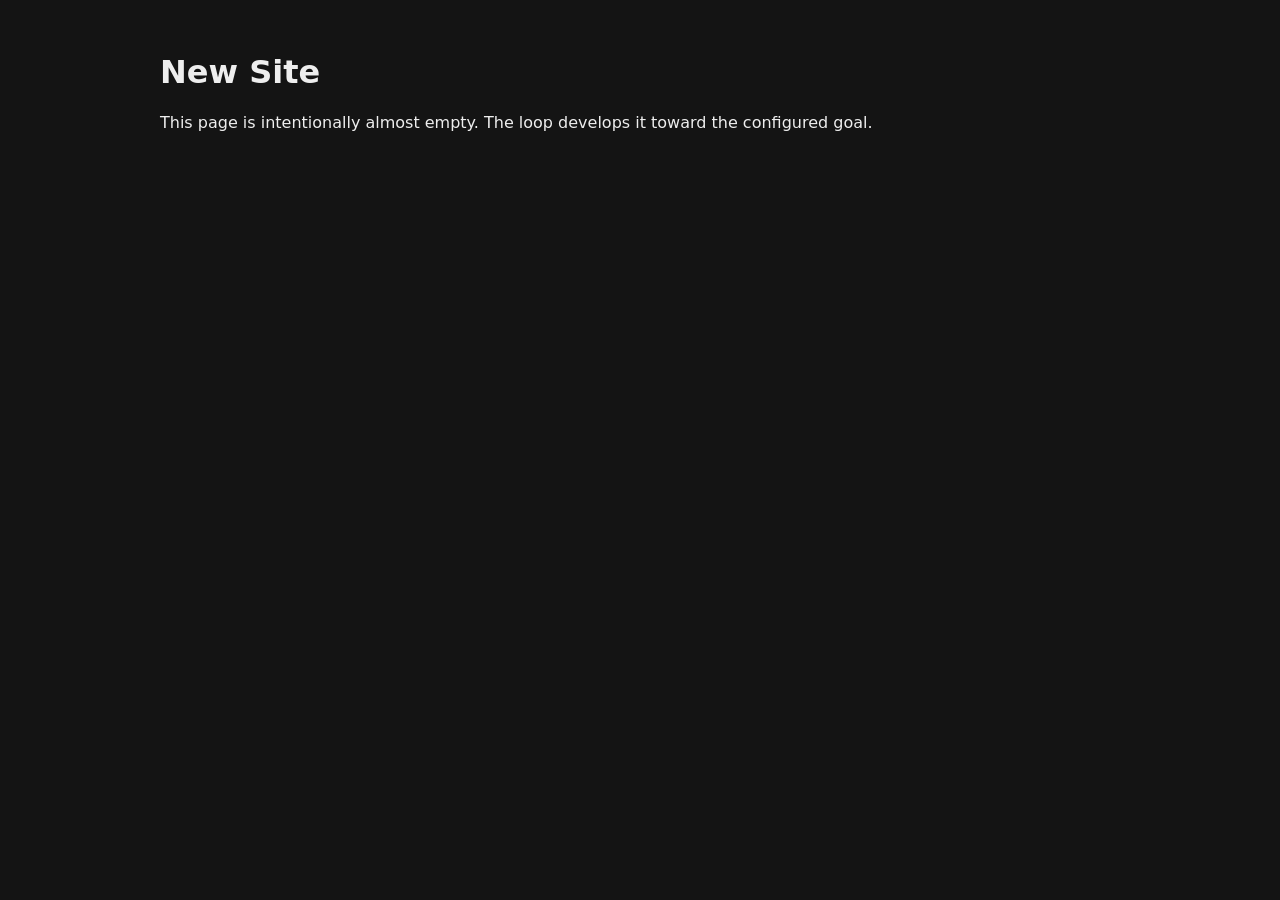
<file: domains/website/data/site/index.html>
<!DOCTYPE html>
<html lang="en">
<head>
  <meta charset="utf-8">
  <meta name="viewport" content="width=device-width, initial-scale=1">
  <title>New Site</title>
  <link rel="stylesheet" href="style.css">
</head>
<body>
  <main>
    <h1>New Site</h1>
    <p>This page is intentionally almost empty. The loop develops it toward the configured goal.</p>
  </main>
</body>
</html>
</file>
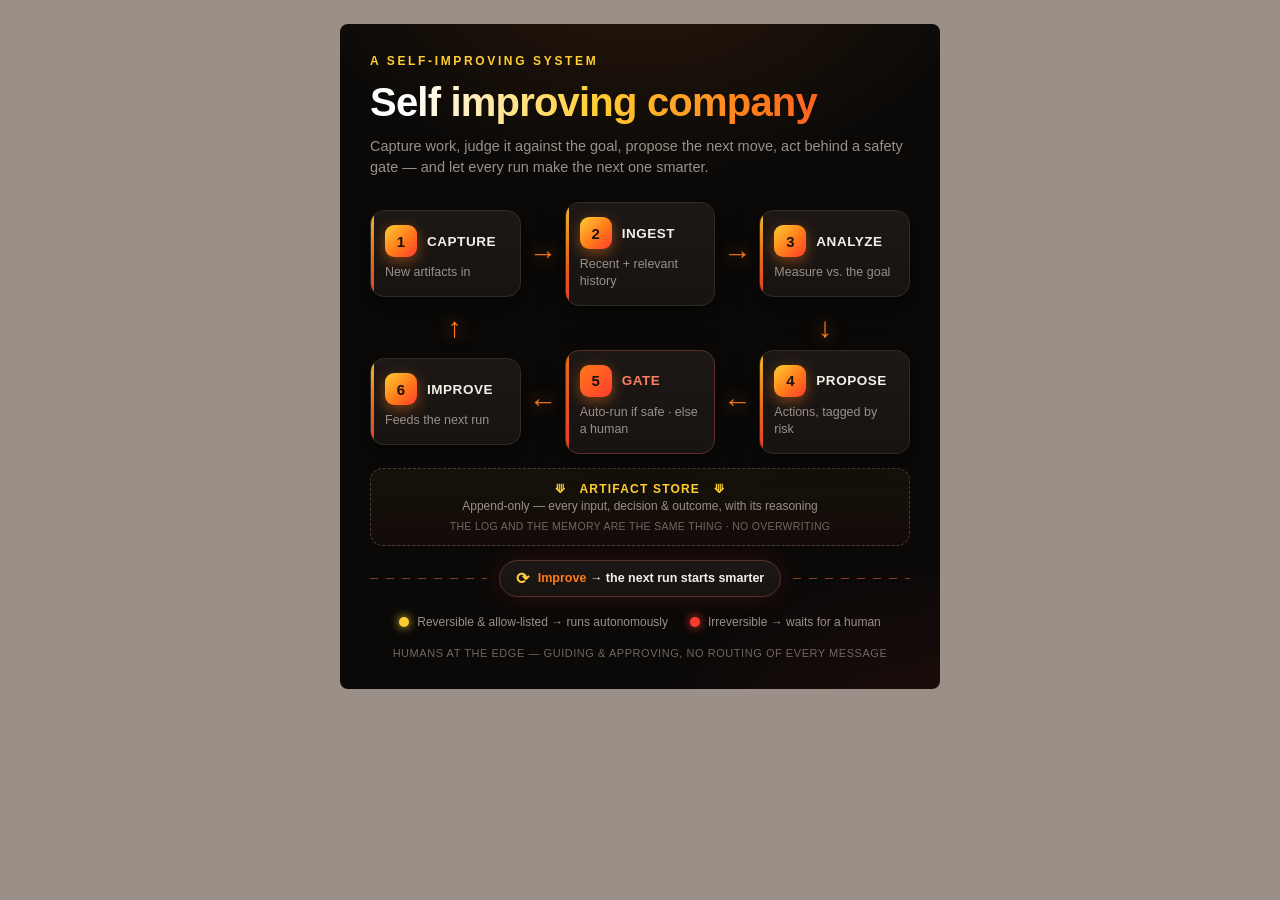
<file: _SAV/linkedin-diagram copy 11.html>
<!DOCTYPE html>
<html lang="en">
<head>
<meta charset="UTF-8">
<meta name="viewport" content="width=device-width, initial-scale=1.0">
<title>The Self-Improving Closed Loop</title>
<style>
  :root{
    --bg:#9a9088; --frame:#0a0908; --panel:#161311; --panel2:#1d1816; --border:#322b25;
    --grey:#9a9088; --grey-dim:#6f675f;
    --orange:#ff7a1a; --red:#ff3d2e; --yellow:#ffce33; --text:#f4efe7;
  }
  *{box-sizing:border-box;margin:0;padding:0}
  body{
    background:var(--bg);
    color:var(--text);
    font-family:-apple-system,BlinkMacSystemFont,"Segoe UI",Roboto,Helvetica,Arial,sans-serif;
    -webkit-font-smoothing:antialiased;
    padding:24px 12px;
    min-height:100vh;
  }
  /* the whole diagram is a 600px frame; content sits inside, inset by the padding */
  .wrap{
    max-width:600px;margin:0 auto;padding:30px;
    background:
      radial-gradient(600px 360px at 50% -8%, rgba(255,122,26,.12), transparent 60%),
      radial-gradient(500px 340px at 100% 110%, rgba(255,61,46,.09), transparent 60%),
      var(--frame);
    border-radius:8px;
  }

  .kicker{
    font-size:12px;letter-spacing:.22em;text-transform:uppercase;
    color:var(--yellow);font-weight:700;margin-bottom:10px;
  }
  h1{
    font-size:clamp(28px,7vw,40px);line-height:1.2;font-weight:800;letter-spacing:-.02em;
    background:linear-gradient(100deg,#fff 8%,var(--yellow) 42%,var(--orange) 72%,var(--red));
    -webkit-background-clip:text;background-clip:text;color:transparent;
    margin-bottom:10px;
  }
  .sub{color:var(--grey);font-size:14.5px;line-height:1.45}

  /* ---- snake flow: 1→2→3 ↓ 4←5←6, arrows between ---- */
  .flow{margin-top:24px;display:flex;flex-direction:column;gap:8px}
  .row{display:grid;grid-template-columns:1fr auto 1fr auto 1fr;align-items:center;gap:8px}
  .midrow{display:grid;grid-template-columns:1fr auto 1fr auto 1fr;align-items:center;gap:8px}
  .arrow{
    text-align:center;color:var(--orange);font-size:28px;font-weight:900;line-height:1;
    text-shadow:0 0 16px rgba(255,122,26,.85);
  }
  .turn{grid-column:5}
  .back{grid-column:1}
  .step{
    position:relative;display:flex;flex-direction:column;gap:7px;
    background:linear-gradient(180deg,var(--panel2),var(--panel));
    border:1px solid var(--border);border-radius:14px;padding:14px 14px 15px;
    box-shadow:0 8px 22px rgba(0,0,0,.5);overflow:hidden;
  }
  .step::before{
    content:"";position:absolute;inset:0 auto 0 0;width:3px;
    background:linear-gradient(180deg,var(--yellow),var(--orange),var(--red));opacity:.9;
  }
  .head{display:flex;align-items:center;gap:10px}
  .badge{
    flex:0 0 auto;width:32px;height:32px;border-radius:9px;
    display:flex;align-items:center;justify-content:center;
    font-weight:800;font-size:15px;color:#1a1208;
    background:linear-gradient(135deg,var(--yellow),var(--orange) 55%,var(--red));
    box-shadow:0 4px 14px rgba(255,122,26,.45);
  }
  .step h3{font-size:13.5px;letter-spacing:.04em;font-weight:800;text-transform:uppercase}
  .step p{font-size:12.5px;line-height:1.35;color:var(--grey)}

  .step.gate{border-color:#5a3128}
  .step.gate::before{background:linear-gradient(180deg,var(--orange),var(--red))}
  .step.gate h3{color:#ff7e5f}
  .step.gate .badge{background:linear-gradient(135deg,var(--orange),var(--red))}

  /* ---- artifact store band ---- */
  .store{
    margin-top:14px;border:1px dashed #4a3f36;border-radius:13px;
    background:linear-gradient(180deg,rgba(255,206,51,.05),rgba(255,61,46,.04));
    padding:13px 16px;text-align:center;
  }
  .store .t{font-weight:800;letter-spacing:.1em;text-transform:uppercase;font-size:12px;color:var(--yellow)}
  .store .d{color:var(--grey);font-size:12px;margin-top:3px}
  .store .comment{color:var(--grey-dim);font-size:10.5px;margin-top:7px;letter-spacing:.03em}

  /* ---- loop back ---- */
  .loopback{display:flex;align-items:center;justify-content:center;gap:12px;margin-top:14px}
  .loopback .line{flex:1;height:1px;background:repeating-linear-gradient(90deg,var(--orange) 0 8px,transparent 8px 16px);opacity:.5}
  .loopback .pill{
    display:inline-flex;align-items:center;gap:9px;flex:0 0 auto;
    border:1px solid #5a3128;border-radius:999px;padding:8px 16px;
    background:linear-gradient(180deg,var(--panel2),var(--panel));
    color:var(--text);font-size:12.5px;font-weight:600;
    box-shadow:0 0 26px rgba(255,61,46,.14);
  }
  .loopback .pill b{color:var(--orange)}
  .loopback .cyc{font-size:16px;color:var(--yellow)}

  /* ---- legend ---- */
  .legend{display:flex;flex-wrap:wrap;justify-content:center;gap:8px 22px;margin-top:18px}
  .legend div{display:flex;align-items:center;gap:8px;color:var(--grey);font-size:12px}
  .point{width:10px;height:10px;border-radius:50%;flex:0 0 auto}
  .point.y{background:var(--yellow);box-shadow:0 0 10px var(--yellow)}
  .point.r{background:var(--red);box-shadow:0 0 10px var(--red)}

  .foo{margin-top:18px;text-align:center;color:var(--grey-dim);font-size:11px;letter-spacing:.05em}
</style>
</head>
<body>
  <div class="wrap">
    <div class="kicker">A self-improving system</div>
    <h1>Self improving company</h1>
    <p class="sub">Capture work, judge it against the goal, propose the next move, act
    behind a safety gate — and let every run make the next one smarter.</p>

    <div class="flow">
      <div class="row">
        <div class="step"><div class="head"><span class="badge">1</span><h3>Capture</h3></div><p>New artifacts in</p></div>
        <span class="arrow">→</span>
        <div class="step"><div class="head"><span class="badge">2</span><h3>Ingest</h3></div><p>Recent + relevant history</p></div>
        <span class="arrow">→</span>
        <div class="step"><div class="head"><span class="badge">3</span><h3>Analyze</h3></div><p>Measure vs. the goal</p></div>
      </div>
      <div class="midrow"><span class="arrow back" title="Improve feeds the next Capture">↑</span><span class="arrow turn">↓</span></div>
      <div class="row">
        <div class="step"><div class="head"><span class="badge">6</span><h3>Improve</h3></div><p>Feeds the next run</p></div>
        <span class="arrow">←</span>
        <div class="step gate"><div class="head"><span class="badge">5</span><h3>Gate</h3></div><p>Auto-run if safe · else a human</p></div>
        <span class="arrow">←</span>
        <div class="step"><div class="head"><span class="badge">4</span><h3>Propose</h3></div><p>Actions, tagged by risk</p></div>
      </div>
    </div>

    <div class="store">
      <div class="t">⟱ &nbsp; Artifact Store &nbsp; ⟱</div>
      <div class="d">Append-only — every input, decision &amp; outcome, with its reasoning</div>
      <div class="comment">THE LOG AND THE MEMORY ARE THE SAME THING · NO OVERWRITING</div>
    </div>

    <div class="loopback">
      <span class="line"></span>
      <span class="pill"><span class="cyc">⟳</span> <span><b>Improve</b> → the next run starts smarter</span></span>
      <span class="line"></span>
    </div>

    <div class="legend">
      <div><span class="point y"></span> Reversible &amp; allow-listed → runs autonomously</div>
      <div><span class="point r"></span> Irreversible → waits for a human</div>
    </div>

    <div class="foo">HUMANS AT THE EDGE — GUIDING &amp; APPROVING, NO ROUTING OF EVERY MESSAGE</div>
  </div>
</body>
</html>
</file>
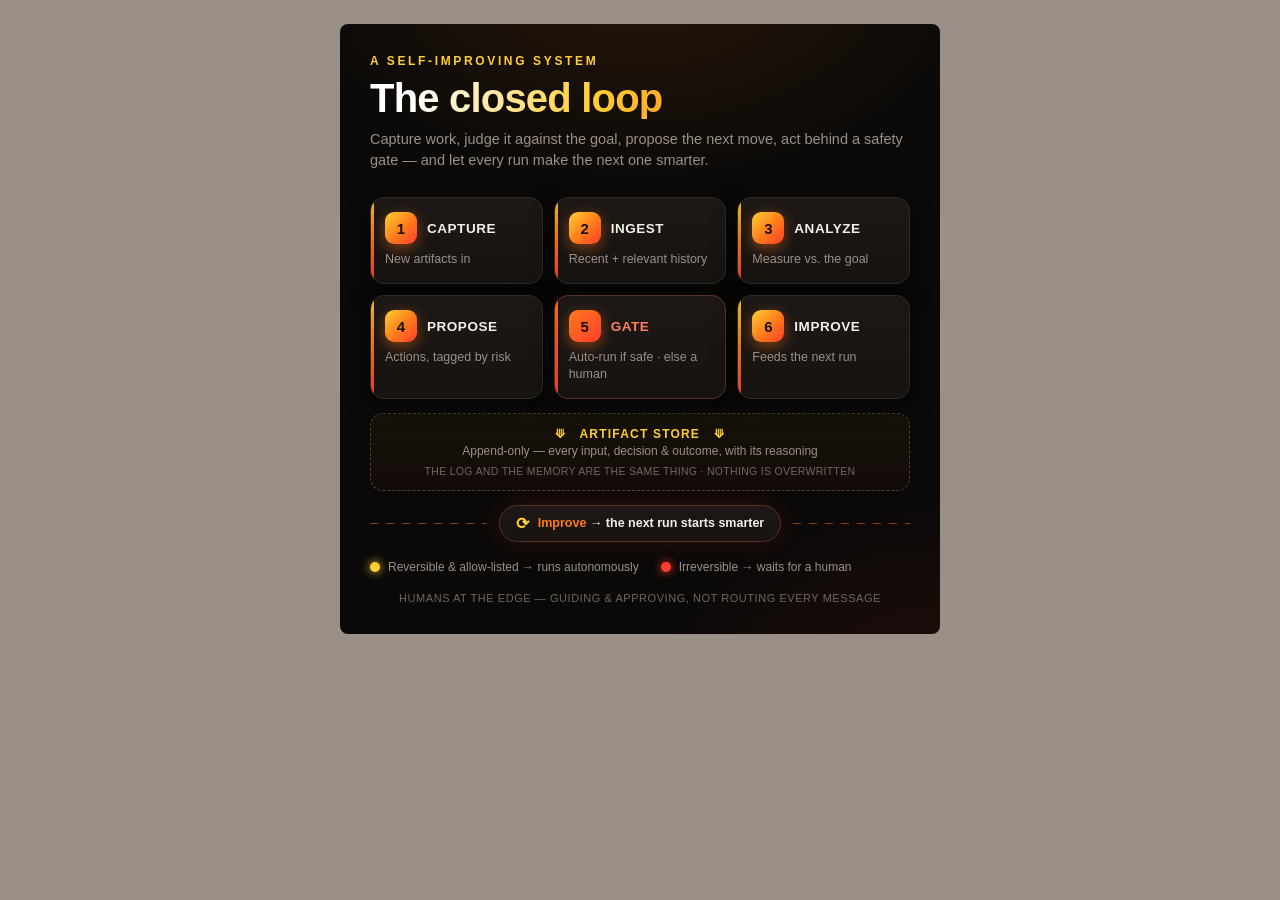
<file: _SAV/linkedin-diagram copy 2.html>
<!DOCTYPE html>
<html lang="en">
<head>
<meta charset="UTF-8">
<meta name="viewport" content="width=device-width, initial-scale=1.0">
<title>The Self-Improving Closed Loop</title>
<style>
  :root{
    --bg:#9a9088; --frame:#0a0908; --panel:#161311; --panel2:#1d1816; --border:#322b25;
    --grey:#9a9088; --grey-dim:#6f675f;
    --orange:#ff7a1a; --red:#ff3d2e; --yellow:#ffce33; --text:#f4efe7;
  }
  *{box-sizing:border-box;margin:0;padding:0}
  body{
    background:var(--bg);
    color:var(--text);
    font-family:-apple-system,BlinkMacSystemFont,"Segoe UI",Roboto,Helvetica,Arial,sans-serif;
    -webkit-font-smoothing:antialiased;
    padding:24px 12px;
    min-height:100vh;
  }
  /* the whole diagram is a 600px frame; content sits inside, inset by the padding */
  .wrap{
    max-width:600px;margin:0 auto;padding:30px;
    background:
      radial-gradient(600px 360px at 50% -8%, rgba(255,122,26,.12), transparent 60%),
      radial-gradient(500px 340px at 100% 110%, rgba(255,61,46,.09), transparent 60%),
      var(--frame);
    border-radius:8px;
  }

  .kicker{
    font-size:12px;letter-spacing:.22em;text-transform:uppercase;
    color:var(--yellow);font-weight:700;margin-bottom:10px;
  }
  h1{
    font-size:clamp(28px,7vw,40px);line-height:1.03;font-weight:800;letter-spacing:-.02em;
    background:linear-gradient(100deg,#fff 8%,var(--yellow) 42%,var(--orange) 72%,var(--red));
    -webkit-background-clip:text;background-clip:text;color:transparent;
    margin-bottom:10px;
  }
  .sub{color:var(--grey);font-size:14.5px;line-height:1.45}

  /* ---- 3 x 2 grid of steps ---- */
  .flow{display:grid;grid-template-columns:repeat(3,1fr);gap:11px;margin-top:26px}
  .step{
    position:relative;display:flex;flex-direction:column;gap:7px;
    background:linear-gradient(180deg,var(--panel2),var(--panel));
    border:1px solid var(--border);border-radius:14px;padding:14px 14px 15px;
    box-shadow:0 8px 22px rgba(0,0,0,.5);overflow:hidden;
  }
  .step::before{
    content:"";position:absolute;inset:0 auto 0 0;width:3px;
    background:linear-gradient(180deg,var(--yellow),var(--orange),var(--red));opacity:.9;
  }
  .head{display:flex;align-items:center;gap:10px}
  .badge{
    flex:0 0 auto;width:32px;height:32px;border-radius:9px;
    display:flex;align-items:center;justify-content:center;
    font-weight:800;font-size:15px;color:#1a1208;
    background:linear-gradient(135deg,var(--yellow),var(--orange) 55%,var(--red));
    box-shadow:0 4px 14px rgba(255,122,26,.45);
  }
  .step h3{font-size:13.5px;letter-spacing:.04em;font-weight:800;text-transform:uppercase}
  .step p{font-size:12.5px;line-height:1.35;color:var(--grey)}

  .step.gate{border-color:#5a3128}
  .step.gate::before{background:linear-gradient(180deg,var(--orange),var(--red))}
  .step.gate h3{color:#ff7e5f}
  .step.gate .badge{background:linear-gradient(135deg,var(--orange),var(--red))}

  /* ---- artifact store band ---- */
  .store{
    margin-top:14px;border:1px dashed #4a3f36;border-radius:13px;
    background:linear-gradient(180deg,rgba(255,206,51,.05),rgba(255,61,46,.04));
    padding:13px 16px;text-align:center;
  }
  .store .t{font-weight:800;letter-spacing:.1em;text-transform:uppercase;font-size:12px;color:var(--yellow)}
  .store .d{color:var(--grey);font-size:12px;margin-top:3px}
  .store .note{color:var(--grey-dim);font-size:10.5px;margin-top:7px;letter-spacing:.03em}

  /* ---- loop back ---- */
  .loopback{display:flex;align-items:center;justify-content:center;gap:12px;margin-top:14px}
  .loopback .line{flex:1;height:1px;background:repeating-linear-gradient(90deg,var(--orange) 0 8px,transparent 8px 16px);opacity:.5}
  .loopback .pill{
    display:inline-flex;align-items:center;gap:9px;flex:0 0 auto;
    border:1px solid #5a3128;border-radius:999px;padding:8px 16px;
    background:linear-gradient(180deg,var(--panel2),var(--panel));
    color:var(--text);font-size:12.5px;font-weight:600;
    box-shadow:0 0 26px rgba(255,61,46,.14);
  }
  .loopback .pill b{color:var(--orange)}
  .loopback .cyc{font-size:16px;color:var(--yellow)}

  /* ---- legend ---- */
  .legend{display:flex;flex-wrap:wrap;gap:8px 22px;margin-top:18px}
  .legend div{display:flex;align-items:center;gap:8px;color:var(--grey);font-size:12px}
  .point{width:10px;height:10px;border-radius:50%;flex:0 0 auto}
  .point.y{background:var(--yellow);box-shadow:0 0 10px var(--yellow)}
  .point.r{background:var(--red);box-shadow:0 0 10px var(--red)}

  .foot{margin-top:18px;text-align:center;color:var(--grey-dim);font-size:11px;letter-spacing:.05em}
</style>
</head>
<body>
  <div class="wrap">
    <div class="kicker">A self-improving system</div>
    <h1>The closed loop</h1>
    <p class="sub">Capture work, judge it against the goal, propose the next move, act
    behind a safety gate — and let every run make the next one smarter.</p>

    <div class="flow">
      <div class="step"><div class="head"><span class="badge">1</span><h3>Capture</h3></div><p>New artifacts in</p></div>
      <div class="step"><div class="head"><span class="badge">2</span><h3>Ingest</h3></div><p>Recent + relevant history</p></div>
      <div class="step"><div class="head"><span class="badge">3</span><h3>Analyze</h3></div><p>Measure vs. the goal</p></div>
      <div class="step"><div class="head"><span class="badge">4</span><h3>Propose</h3></div><p>Actions, tagged by risk</p></div>
      <div class="step gate"><div class="head"><span class="badge">5</span><h3>Gate</h3></div><p>Auto-run if safe · else a human</p></div>
      <div class="step"><div class="head"><span class="badge">6</span><h3>Improve</h3></div><p>Feeds the next run</p></div>
    </div>

    <div class="store">
      <div class="t">⟱ &nbsp; Artifact Store &nbsp; ⟱</div>
      <div class="d">Append-only — every input, decision &amp; outcome, with its reasoning</div>
      <div class="note">THE LOG AND THE MEMORY ARE THE SAME THING · NOTHING IS OVERWRITTEN</div>
    </div>

    <div class="loopback">
      <span class="line"></span>
      <span class="pill"><span class="cyc">⟳</span> <span><b>Improve</b> → the next run starts smarter</span></span>
      <span class="line"></span>
    </div>

    <div class="legend">
      <div><span class="point y"></span> Reversible &amp; allow-listed → runs autonomously</div>
      <div><span class="point r"></span> Irreversible → waits for a human</div>
    </div>

    <div class="foot">HUMANS AT THE EDGE — GUIDING &amp; APPROVING, NOT ROUTING EVERY MESSAGE</div>
  </div>
</body>
</html>
</file>
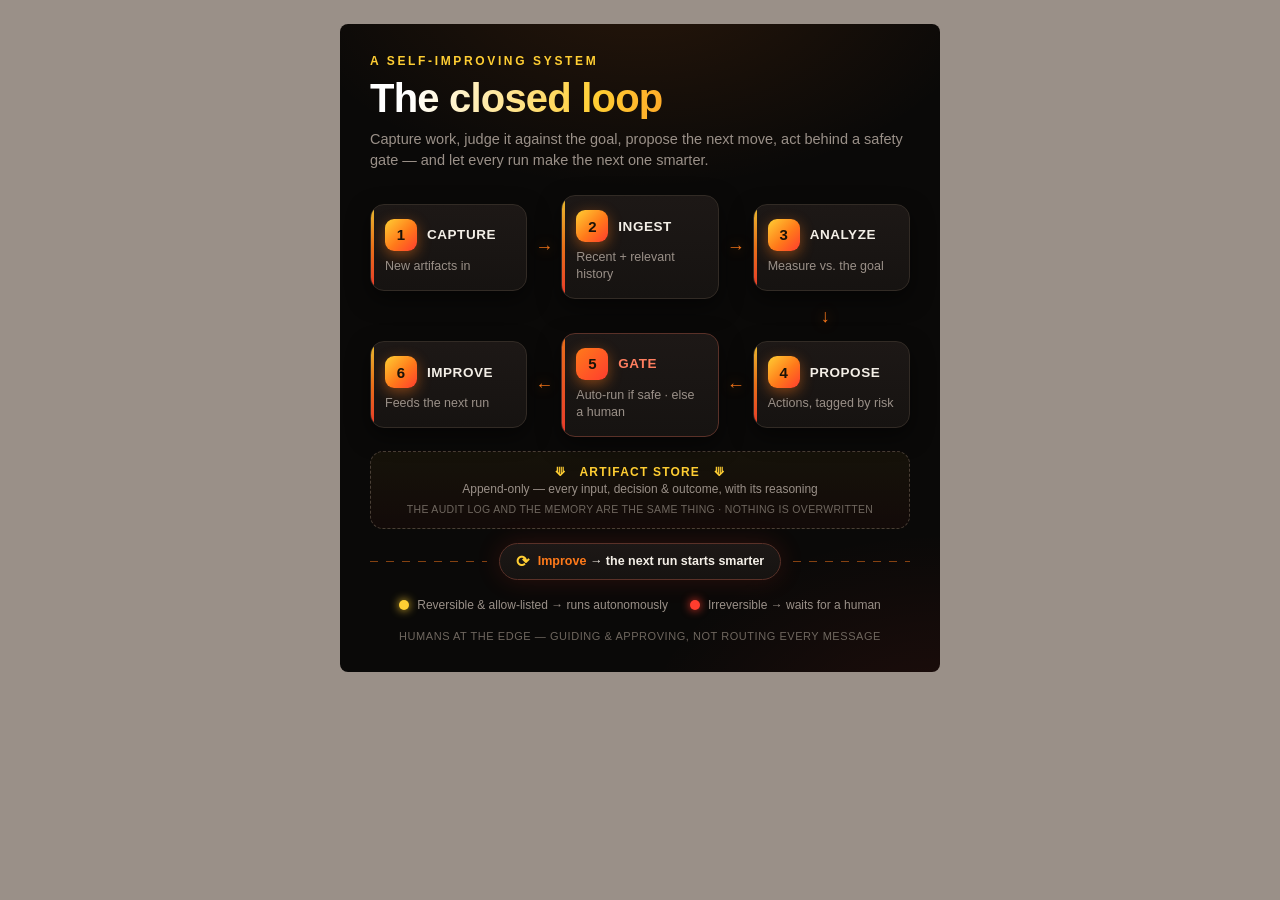
<file: _SAV/linkedin-diagram copy 3.html>
<!DOCTYPE html>
<html lang="en">
<head>
<meta charset="UTF-8">
<meta name="viewport" content="width=device-width, initial-scale=1.0">
<title>The Self-Improving Closed Loop</title>
<style>
  :root{
    --bg:#9a9088; --frame:#0a0908; --panel:#161311; --panel2:#1d1816; --border:#322b25;
    --grey:#9a9088; --grey-dim:#6f675f;
    --orange:#ff7a1a; --red:#ff3d2e; --yellow:#ffce33; --text:#f4efe7;
  }
  *{box-sizing:border-box;margin:0;padding:0}
  body{
    background:var(--bg);
    color:var(--text);
    font-family:-apple-system,BlinkMacSystemFont,"Segoe UI",Roboto,Helvetica,Arial,sans-serif;
    -webkit-font-smoothing:antialiased;
    padding:24px 12px;
    min-height:100vh;
  }
  /* the whole diagram is a 600px frame; content sits inside, inset by the padding */
  .wrap{
    max-width:600px;margin:0 auto;padding:30px;
    background:
      radial-gradient(600px 360px at 50% -8%, rgba(255,122,26,.12), transparent 60%),
      radial-gradient(500px 340px at 100% 110%, rgba(255,61,46,.09), transparent 60%),
      var(--frame);
    border-radius:8px;
  }

  .kicker{
    font-size:12px;letter-spacing:.22em;text-transform:uppercase;
    color:var(--yellow);font-weight:700;margin-bottom:10px;
  }
  h1{
    font-size:clamp(28px,7vw,40px);line-height:1.03;font-weight:800;letter-spacing:-.02em;
    background:linear-gradient(100deg,#fff 8%,var(--yellow) 42%,var(--orange) 72%,var(--red));
    -webkit-background-clip:text;background-clip:text;color:transparent;
    margin-bottom:10px;
  }
  .sub{color:var(--grey);font-size:14.5px;line-height:1.45}

  /* ---- snake flow: 1→2→3 ↓ 4←5←6, arrows between ---- */
  .flow{margin-top:24px;display:flex;flex-direction:column;gap:8px}
  .row{display:grid;grid-template-columns:1fr auto 1fr auto 1fr;align-items:center;gap:8px}
  .midrow{display:grid;grid-template-columns:1fr auto 1fr auto 1fr;align-items:center;gap:8px}
  .arrow{
    text-align:center;color:var(--orange);font-size:18px;font-weight:700;line-height:1;
    text-shadow:0 0 12px rgba(255,122,26,.6);
  }
  .turn{grid-column:5}
  .step{
    position:relative;display:flex;flex-direction:column;gap:7px;
    background:linear-gradient(180deg,var(--panel2),var(--panel));
    border:1px solid var(--border);border-radius:14px;padding:14px 14px 15px;
    box-shadow:0 8px 22px rgba(0,0,0,.5);overflow:hidden;
  }
  .step::before{
    content:"";position:absolute;inset:0 auto 0 0;width:3px;
    background:linear-gradient(180deg,var(--yellow),var(--orange),var(--red));opacity:.9;
  }
  .head{display:flex;align-items:center;gap:10px}
  .badge{
    flex:0 0 auto;width:32px;height:32px;border-radius:9px;
    display:flex;align-items:center;justify-content:center;
    font-weight:800;font-size:15px;color:#1a1208;
    background:linear-gradient(135deg,var(--yellow),var(--orange) 55%,var(--red));
    box-shadow:0 4px 14px rgba(255,122,26,.45);
  }
  .step h3{font-size:13.5px;letter-spacing:.04em;font-weight:800;text-transform:uppercase}
  .step p{font-size:12.5px;line-height:1.35;color:var(--grey)}

  .step.gate{border-color:#5a3128}
  .step.gate::before{background:linear-gradient(180deg,var(--orange),var(--red))}
  .step.gate h3{color:#ff7e5f}
  .step.gate .badge{background:linear-gradient(135deg,var(--orange),var(--red))}

  /* ---- artifact store band ---- */
  .store{
    margin-top:14px;border:1px dashed #4a3f36;border-radius:13px;
    background:linear-gradient(180deg,rgba(255,206,51,.05),rgba(255,61,46,.04));
    padding:13px 16px;text-align:center;
  }
  .store .t{font-weight:800;letter-spacing:.1em;text-transform:uppercase;font-size:12px;color:var(--yellow)}
  .store .d{color:var(--grey);font-size:12px;margin-top:3px}
  .store .note{color:var(--grey-dim);font-size:10.5px;margin-top:7px;letter-spacing:.03em}

  /* ---- loop back ---- */
  .loopback{display:flex;align-items:center;justify-content:center;gap:12px;margin-top:14px}
  .loopback .line{flex:1;height:1px;background:repeating-linear-gradient(90deg,var(--orange) 0 8px,transparent 8px 16px);opacity:.5}
  .loopback .pill{
    display:inline-flex;align-items:center;gap:9px;flex:0 0 auto;
    border:1px solid #5a3128;border-radius:999px;padding:8px 16px;
    background:linear-gradient(180deg,var(--panel2),var(--panel));
    color:var(--text);font-size:12.5px;font-weight:600;
    box-shadow:0 0 26px rgba(255,61,46,.14);
  }
  .loopback .pill b{color:var(--orange)}
  .loopback .cyc{font-size:16px;color:var(--yellow)}

  /* ---- legend ---- */
  .legend{display:flex;flex-wrap:wrap;justify-content:center;gap:8px 22px;margin-top:18px}
  .legend div{display:flex;align-items:center;gap:8px;color:var(--grey);font-size:12px}
  .dot{width:10px;height:10px;border-radius:50%;flex:0 0 auto}
  .dot.y{background:var(--yellow);box-shadow:0 0 10px var(--yellow)}
  .dot.r{background:var(--red);box-shadow:0 0 10px var(--red)}

  .foot{margin-top:18px;text-align:center;color:var(--grey-dim);font-size:11px;letter-spacing:.05em}
</style>
</head>
<body>
  <div class="wrap">
    <div class="kicker">A self-improving system</div>
    <h1>The closed loop</h1>
    <p class="sub">Capture work, judge it against the goal, propose the next move, act
    behind a safety gate — and let every run make the next one smarter.</p>

    <div class="flow">
      <div class="row">
        <div class="step"><div class="head"><span class="badge">1</span><h3>Capture</h3></div><p>New artifacts in</p></div>
        <span class="arrow">→</span>
        <div class="step"><div class="head"><span class="badge">2</span><h3>Ingest</h3></div><p>Recent + relevant history</p></div>
        <span class="arrow">→</span>
        <div class="step"><div class="head"><span class="badge">3</span><h3>Analyze</h3></div><p>Measure vs. the goal</p></div>
      </div>
      <div class="midrow"><span class="arrow turn">↓</span></div>
      <div class="row">
        <div class="step"><div class="head"><span class="badge">6</span><h3>Improve</h3></div><p>Feeds the next run</p></div>
        <span class="arrow">←</span>
        <div class="step gate"><div class="head"><span class="badge">5</span><h3>Gate</h3></div><p>Auto-run if safe · else a human</p></div>
        <span class="arrow">←</span>
        <div class="step"><div class="head"><span class="badge">4</span><h3>Propose</h3></div><p>Actions, tagged by risk</p></div>
      </div>
    </div>

    <div class="store">
      <div class="t">⟱ &nbsp; Artifact Store &nbsp; ⟱</div>
      <div class="d">Append-only — every input, decision &amp; outcome, with its reasoning</div>
      <div class="note">THE AUDIT LOG AND THE MEMORY ARE THE SAME THING · NOTHING IS OVERWRITTEN</div>
    </div>

    <div class="loopback">
      <span class="line"></span>
      <span class="pill"><span class="cyc">⟳</span> <span><b>Improve</b> → the next run starts smarter</span></span>
      <span class="line"></span>
    </div>

    <div class="legend">
      <div><span class="dot y"></span> Reversible &amp; allow-listed → runs autonomously</div>
      <div><span class="dot r"></span> Irreversible → waits for a human</div>
    </div>

    <div class="foot">HUMANS AT THE EDGE — GUIDING &amp; APPROVING, NOT ROUTING EVERY MESSAGE</div>
  </div>
</body>
</html>
</file>
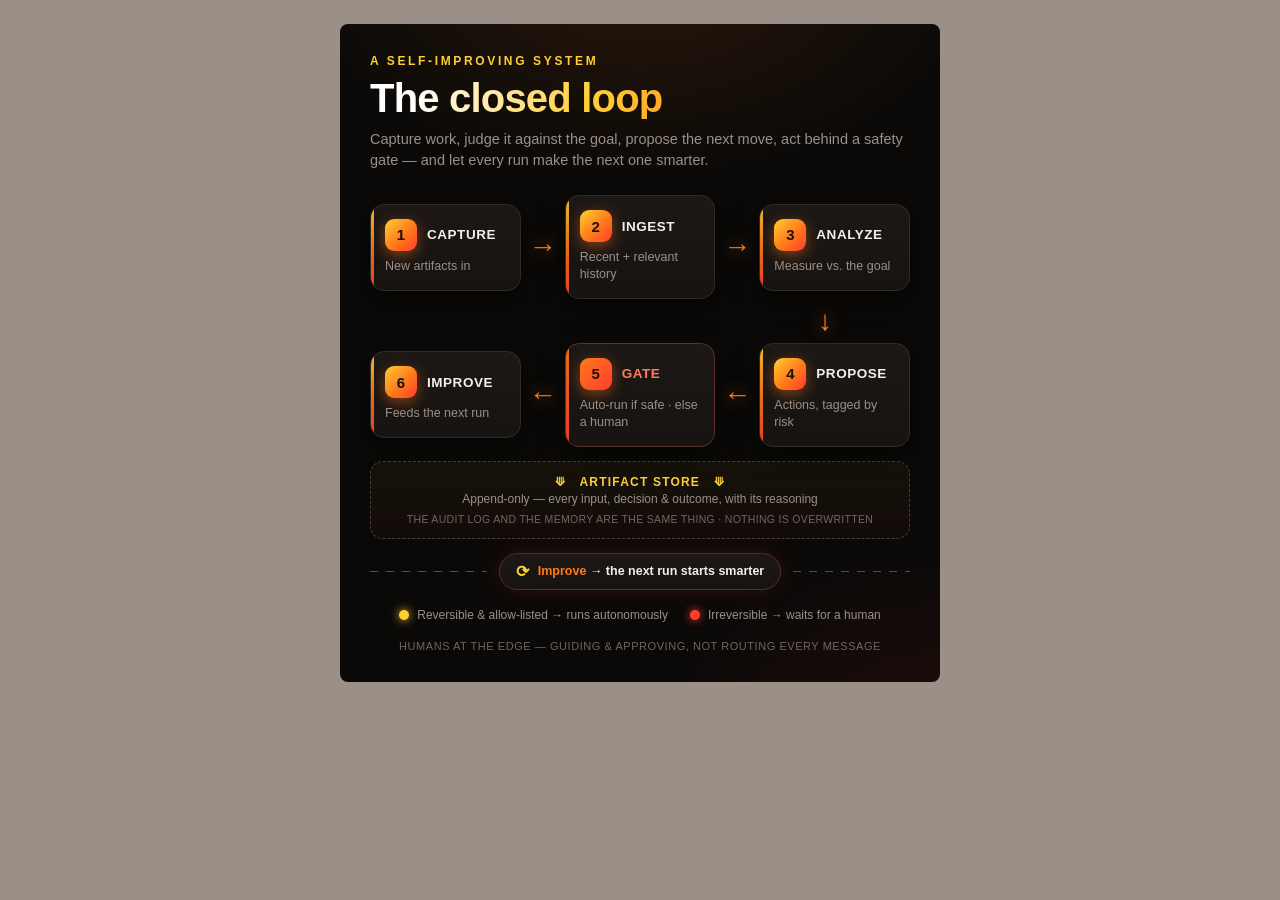
<file: _SAV/linkedin-diagram copy 5.html>
<!DOCTYPE html>
<html lang="en">
<head>
<meta charset="UTF-8">
<meta name="viewport" content="width=device-width, initial-scale=1.0">
<title>The Self-Improving Closed Loop</title>
<style>
  :root{
    --bg:#9a9088; --frame:#0a0908; --panel:#161311; --panel2:#1d1816; --border:#322b25;
    --grey:#9a9088; --grey-dim:#6f675f;
    --orange:#ff7a1a; --red:#ff3d2e; --yellow:#ffce33; --text:#f4efe7;
  }
  *{box-sizing:border-box;margin:0;padding:0}
  body{
    background:var(--bg);
    color:var(--text);
    font-family:-apple-system,BlinkMacSystemFont,"Segoe UI",Roboto,Helvetica,Arial,sans-serif;
    -webkit-font-smoothing:antialiased;
    padding:24px 12px;
    min-height:100vh;
  }
  /* the whole diagram is a 600px frame; content sits inside, inset by the padding */
  .wrap{
    max-width:600px;margin:0 auto;padding:30px;
    background:
      radial-gradient(600px 360px at 50% -8%, rgba(255,122,26,.12), transparent 60%),
      radial-gradient(500px 340px at 100% 110%, rgba(255,61,46,.09), transparent 60%),
      var(--frame);
    border-radius:8px;
  }

  .kicker{
    font-size:12px;letter-spacing:.22em;text-transform:uppercase;
    color:var(--yellow);font-weight:700;margin-bottom:10px;
  }
  h1{
    font-size:clamp(28px,7vw,40px);line-height:1.03;font-weight:800;letter-spacing:-.02em;
    background:linear-gradient(100deg,#fff 8%,var(--yellow) 42%,var(--orange) 72%,var(--red));
    -webkit-background-clip:text;background-clip:text;color:transparent;
    margin-bottom:10px;
  }
  .sub{color:var(--grey);font-size:14.5px;line-height:1.45}

  /* ---- snake flow: 1→2→3 ↓ 4←5←6, arrows between ---- */
  .flow{margin-top:24px;display:flex;flex-direction:column;gap:8px}
  .row{display:grid;grid-template-columns:1fr auto 1fr auto 1fr;align-items:center;gap:8px}
  .midrow{display:grid;grid-template-columns:1fr auto 1fr auto 1fr;align-items:center;gap:8px}
  .arrow{
    text-align:center;color:var(--orange);font-size:28px;font-weight:900;line-height:1;
    text-shadow:0 0 16px rgba(255,122,26,.85);
  }
  .turn{grid-column:5}
  .step{
    position:relative;display:flex;flex-direction:column;gap:7px;
    background:linear-gradient(180deg,var(--panel2),var(--panel));
    border:1px solid var(--border);border-radius:14px;padding:14px 14px 15px;
    box-shadow:0 8px 22px rgba(0,0,0,.5);overflow:hidden;
  }
  .step::before{
    content:"";position:absolute;inset:0 auto 0 0;width:3px;
    background:linear-gradient(180deg,var(--yellow),var(--orange),var(--red));opacity:.9;
  }
  .head{display:flex;align-items:center;gap:10px}
  .badge{
    flex:0 0 auto;width:32px;height:32px;border-radius:9px;
    display:flex;align-items:center;justify-content:center;
    font-weight:800;font-size:15px;color:#1a1208;
    background:linear-gradient(135deg,var(--yellow),var(--orange) 55%,var(--red));
    box-shadow:0 4px 14px rgba(255,122,26,.45);
  }
  .step h3{font-size:13.5px;letter-spacing:.04em;font-weight:800;text-transform:uppercase}
  .step p{font-size:12.5px;line-height:1.35;color:var(--grey)}

  .step.gate{border-color:#5a3128}
  .step.gate::before{background:linear-gradient(180deg,var(--orange),var(--red))}
  .step.gate h3{color:#ff7e5f}
  .step.gate .badge{background:linear-gradient(135deg,var(--orange),var(--red))}

  /* ---- artifact store band ---- */
  .store{
    margin-top:14px;border:1px dashed #4a3f36;border-radius:13px;
    background:linear-gradient(180deg,rgba(255,206,51,.05),rgba(255,61,46,.04));
    padding:13px 16px;text-align:center;
  }
  .store .t{font-weight:800;letter-spacing:.1em;text-transform:uppercase;font-size:12px;color:var(--yellow)}
  .store .d{color:var(--grey);font-size:12px;margin-top:3px}
  .store .note{color:var(--grey-dim);font-size:10.5px;margin-top:7px;letter-spacing:.03em}

  /* ---- loop back ---- */
  .loopback{display:flex;align-items:center;justify-content:center;gap:12px;margin-top:14px}
  .loopback .line{flex:1;height:1px;background:repeating-linear-gradient(90deg,var(--orange) 0 8px,transparent 8px 16px);opacity:.5}
  .loopback .pill{
    display:inline-flex;align-items:center;gap:9px;flex:0 0 auto;
    border:1px solid #5a3128;border-radius:999px;padding:8px 16px;
    background:linear-gradient(180deg,var(--panel2),var(--panel));
    color:var(--text);font-size:12.5px;font-weight:600;
    box-shadow:0 0 26px rgba(255,61,46,.14);
  }
  .loopback .pill b{color:var(--orange)}
  .loopback .cyc{font-size:16px;color:var(--yellow)}

  /* ---- legend ---- */
  .legend{display:flex;flex-wrap:wrap;justify-content:center;gap:8px 22px;margin-top:18px}
  .legend div{display:flex;align-items:center;gap:8px;color:var(--grey);font-size:12px}
  .dot{width:10px;height:10px;border-radius:50%;flex:0 0 auto}
  .dot.y{background:var(--yellow);box-shadow:0 0 10px var(--yellow)}
  .dot.r{background:var(--red);box-shadow:0 0 10px var(--red)}

  .foot{margin-top:18px;text-align:center;color:var(--grey-dim);font-size:11px;letter-spacing:.05em}
</style>
</head>
<body>
  <div class="wrap">
    <div class="kicker">A self-improving system</div>
    <h1>The closed loop</h1>
    <p class="sub">Capture work, judge it against the goal, propose the next move, act
    behind a safety gate — and let every run make the next one smarter.</p>

    <div class="flow">
      <div class="row">
        <div class="step"><div class="head"><span class="badge">1</span><h3>Capture</h3></div><p>New artifacts in</p></div>
        <span class="arrow">→</span>
        <div class="step"><div class="head"><span class="badge">2</span><h3>Ingest</h3></div><p>Recent + relevant history</p></div>
        <span class="arrow">→</span>
        <div class="step"><div class="head"><span class="badge">3</span><h3>Analyze</h3></div><p>Measure vs. the goal</p></div>
      </div>
      <div class="midrow"><span class="arrow turn">↓</span></div>
      <div class="row">
        <div class="step"><div class="head"><span class="badge">6</span><h3>Improve</h3></div><p>Feeds the next run</p></div>
        <span class="arrow">←</span>
        <div class="step gate"><div class="head"><span class="badge">5</span><h3>Gate</h3></div><p>Auto-run if safe · else a human</p></div>
        <span class="arrow">←</span>
        <div class="step"><div class="head"><span class="badge">4</span><h3>Propose</h3></div><p>Actions, tagged by risk</p></div>
      </div>
    </div>

    <div class="store">
      <div class="t">⟱ &nbsp; Artifact Store &nbsp; ⟱</div>
      <div class="d">Append-only — every input, decision &amp; outcome, with its reasoning</div>
      <div class="note">THE AUDIT LOG AND THE MEMORY ARE THE SAME THING · NOTHING IS OVERWRITTEN</div>
    </div>

    <div class="loopback">
      <span class="line"></span>
      <span class="pill"><span class="cyc">⟳</span> <span><b>Improve</b> → the next run starts smarter</span></span>
      <span class="line"></span>
    </div>

    <div class="legend">
      <div><span class="dot y"></span> Reversible &amp; allow-listed → runs autonomously</div>
      <div><span class="dot r"></span> Irreversible → waits for a human</div>
    </div>

    <div class="foot">HUMANS AT THE EDGE — GUIDING &amp; APPROVING, NOT ROUTING EVERY MESSAGE</div>
  </div>
</body>
</html>
</file>
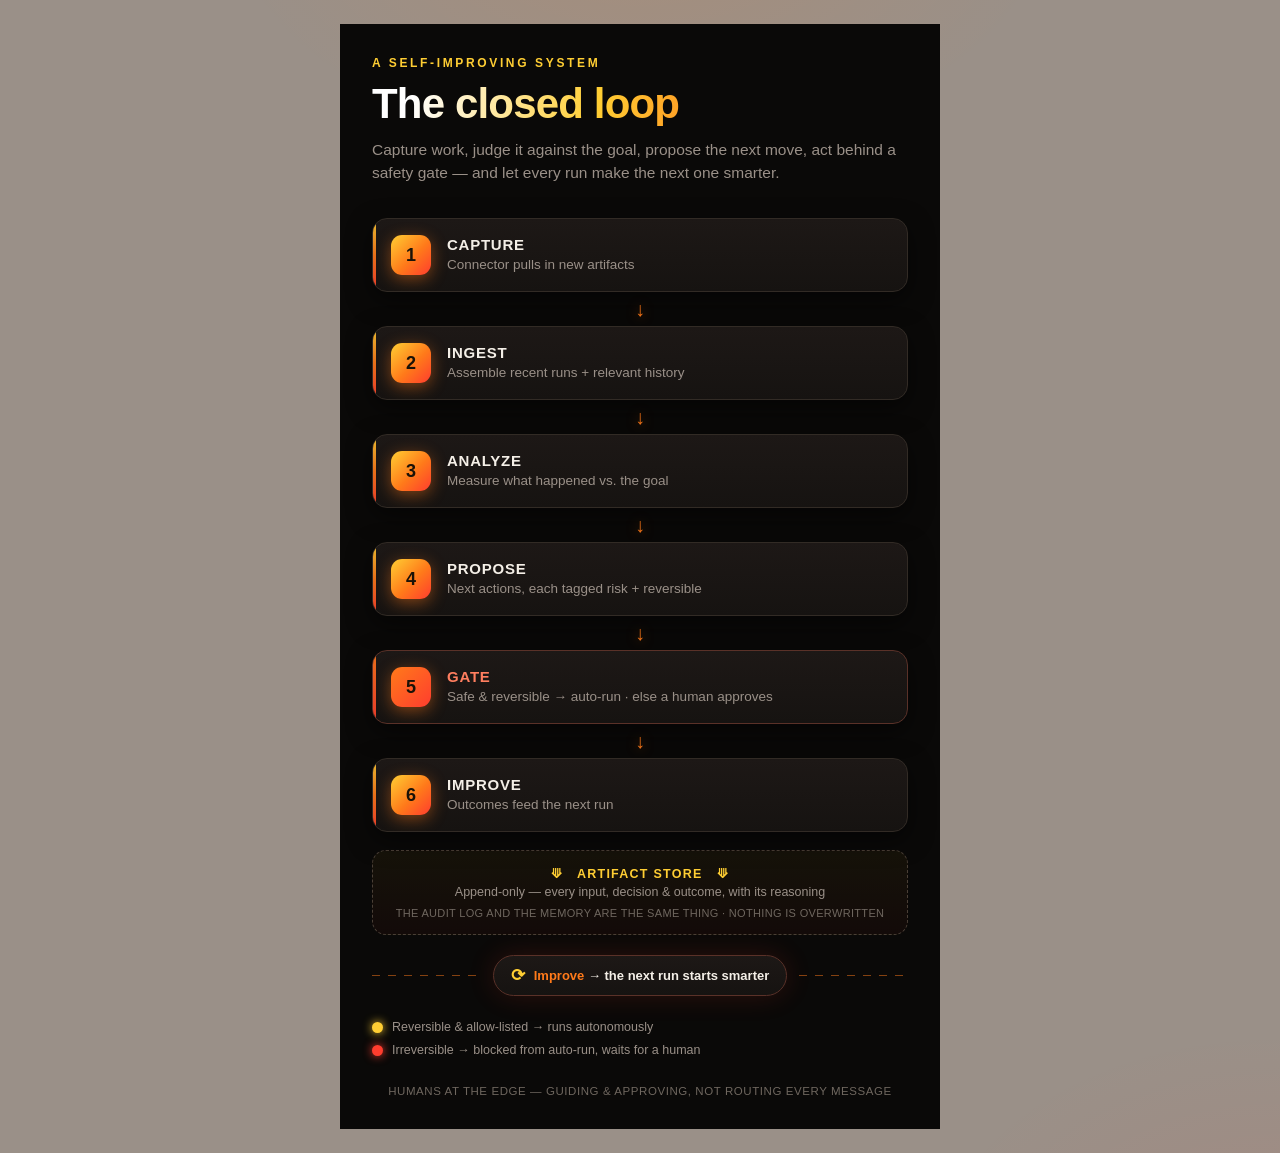
<file: _SAV/linkedin-diagram copy.html>
<!DOCTYPE html>
<html lang="en">
<head>
<meta charset="UTF-8">
<meta name="viewport" content="width=device-width, initial-scale=1.0">
<title>The Self-Improving Closed Loop</title>
<style>
  :root{
    --bg:#9a9088; --panel:#161311; --panel2:#1d1816; --border:#322b25;
    --grey:#9a9088; --grey-dim:#6f675f;
    --orange:#ff7a1a; --red:#ff3d2e; --yellow:#ffce33; --text:#f4efe7;
  }
  *{box-sizing:border-box;margin:0;padding:0}
  body{
    background:
      radial-gradient(700px 420px at 50% -8%, rgba(255,122,26,.12), transparent 60%),
      radial-gradient(600px 400px at 100% 110%, rgba(255,61,46,.08), transparent 60%),
      var(--bg);
    color:var(--text);
    font-family:-apple-system,BlinkMacSystemFont,"Segoe UI",Roboto,Helvetica,Arial,sans-serif;
    -webkit-font-smoothing:antialiased;
    padding:24px 12px;
    min-height:100vh;
  }
  /* the whole diagram is a 600px frame; content sits inside, inset by the padding */
  .wrap{
    max-width:600px;margin:0 auto;padding:32px;
    background-color: #0a0908;
  }

  .kicker{
    font-size:12px;letter-spacing:.22em;text-transform:uppercase;
    color:var(--yellow);font-weight:700;margin-bottom:12px;
  }
  h1{
    font-size:clamp(30px,8vw,42px);line-height:1.04;font-weight:800;letter-spacing:-.02em;
    background:linear-gradient(100deg,#fff 8%,var(--yellow) 42%,var(--orange) 72%,var(--red));
    -webkit-background-clip:text;background-clip:text;color:transparent;
    margin-bottom:12px;
  }
  .sub{color:var(--grey);font-size:15.5px;line-height:1.5}

  /* ---- vertical flow ---- */
  .flow{margin:34px 0 0;display:flex;flex-direction:column;align-items:center}
  .step{
    width:100%;position:relative;display:flex;align-items:center;gap:16px;
    background:linear-gradient(180deg,var(--panel2),var(--panel));
    border:1px solid var(--border);border-radius:15px;padding:16px 18px;
    box-shadow:0 8px 24px rgba(0,0,0,.5);overflow:hidden;
  }
  .step::before{
    content:"";position:absolute;inset:0 auto 0 0;width:3px;
    background:linear-gradient(180deg,var(--yellow),var(--orange),var(--red));opacity:.9;
  }
  .badge{
    flex:0 0 auto;width:40px;height:40px;border-radius:11px;
    display:flex;align-items:center;justify-content:center;
    font-weight:800;font-size:18px;color:#1a1208;
    background:linear-gradient(135deg,var(--yellow),var(--orange) 55%,var(--red));
    box-shadow:0 4px 16px rgba(255,122,26,.45);
  }
  .txt h3{font-size:15px;letter-spacing:.05em;font-weight:800;text-transform:uppercase;margin-bottom:3px}
  .txt p{font-size:13.5px;line-height:1.4;color:var(--grey)}

  .step.gate{border-color:#5a3128}
  .step.gate::before{background:linear-gradient(180deg,var(--orange),var(--red))}
  .step.gate .badge{background:linear-gradient(135deg,var(--orange),var(--red))}
  .step.gate .txt h3{color:#ff7e5f}

  .arrow{
    color:var(--orange);font-size:20px;line-height:1;font-weight:700;
    padding:7px 0;text-shadow:0 0 12px rgba(255,122,26,.6);
  }

  /* ---- artifact store band ---- */
  .store{
    margin-top:18px;border:1px dashed #4a3f36;border-radius:14px;
    background:linear-gradient(180deg,rgba(255,206,51,.05),rgba(255,61,46,.04));
    padding:15px 18px;text-align:center;
  }
  .store .t{font-weight:800;letter-spacing:.1em;text-transform:uppercase;font-size:12.5px;color:var(--yellow)}
  .store .d{color:var(--grey);font-size:12.5px;margin-top:4px}
  .store .note{color:var(--grey-dim);font-size:11px;margin-top:8px;letter-spacing:.03em}

  /* ---- loop back ---- */
  .loopback{display:flex;align-items:center;justify-content:center;gap:12px;margin-top:20px}
  .loopback .line{flex:1;height:1px;background:repeating-linear-gradient(90deg,var(--orange) 0 8px,transparent 8px 16px);opacity:.5}
  .loopback .pill{
    display:inline-flex;align-items:center;gap:9px;flex:0 0 auto;
    border:1px solid #5a3128;border-radius:999px;padding:9px 17px;
    background:linear-gradient(180deg,var(--panel2),var(--panel));
    color:var(--text);font-size:13px;font-weight:600;
    box-shadow:0 0 28px rgba(255,61,46,.14);
  }
  .loopback .pill b{color:var(--orange)}
  .loopback .cyc{font-size:17px;color:var(--yellow)}

  /* ---- legend ---- */
  .legend{display:flex;flex-direction:column;gap:9px;margin-top:24px}
  .legend div{display:flex;align-items:center;gap:9px;color:var(--grey);font-size:12.5px}
  .dot{width:11px;height:11px;border-radius:50%;flex:0 0 auto}
  .dot.y{background:var(--yellow);box-shadow:0 0 10px var(--yellow)}
  .dot.r{background:var(--red);box-shadow:0 0 10px var(--red)}

  .foot{margin-top:28px;text-align:center;color:var(--grey-dim);font-size:11.5px;letter-spacing:.05em}
</style>
</head>
<body>
  <div class="wrap">
    <div class="kicker">A self-improving system</div>
    <h1>The closed loop</h1>
    <p class="sub">Capture work, judge it against the goal, propose the next move, act
    behind a safety gate — and let every run make the next one smarter.</p>

    <div class="flow">
      <div class="step"><div class="badge">1</div><div class="txt"><h3>Capture</h3><p>Connector pulls in new artifacts</p></div></div>
      <div class="arrow">↓</div>
      <div class="step"><div class="badge">2</div><div class="txt"><h3>Ingest</h3><p>Assemble recent runs + relevant history</p></div></div>
      <div class="arrow">↓</div>
      <div class="step"><div class="badge">3</div><div class="txt"><h3>Analyze</h3><p>Measure what happened vs. the goal</p></div></div>
      <div class="arrow">↓</div>
      <div class="step"><div class="badge">4</div><div class="txt"><h3>Propose</h3><p>Next actions, each tagged risk + reversible</p></div></div>
      <div class="arrow">↓</div>
      <div class="step gate"><div class="badge">5</div><div class="txt"><h3>Gate</h3><p>Safe &amp; reversible → auto-run · else a human approves</p></div></div>
      <div class="arrow">↓</div>
      <div class="step"><div class="badge">6</div><div class="txt"><h3>Improve</h3><p>Outcomes feed the next run</p></div></div>
    </div>

    <div class="store">
      <div class="t">⟱ &nbsp; Artifact Store &nbsp; ⟱</div>
      <div class="d">Append-only — every input, decision &amp; outcome, with its reasoning</div>
      <div class="note">THE AUDIT LOG AND THE MEMORY ARE THE SAME THING · NOTHING IS OVERWRITTEN</div>
    </div>

    <div class="loopback">
      <span class="line"></span>
      <span class="pill"><span class="cyc">⟳</span> <span><b>Improve</b> → the next run starts smarter</span></span>
      <span class="line"></span>
    </div>

    <div class="legend">
      <div><span class="dot y"></span> Reversible &amp; allow-listed → runs autonomously</div>
      <div><span class="dot r"></span> Irreversible → blocked from auto-run, waits for a human</div>
    </div>

    <div class="foot">HUMANS AT THE EDGE — GUIDING &amp; APPROVING, NOT ROUTING EVERY MESSAGE</div>
  </div>
</body>
</html>
</file>
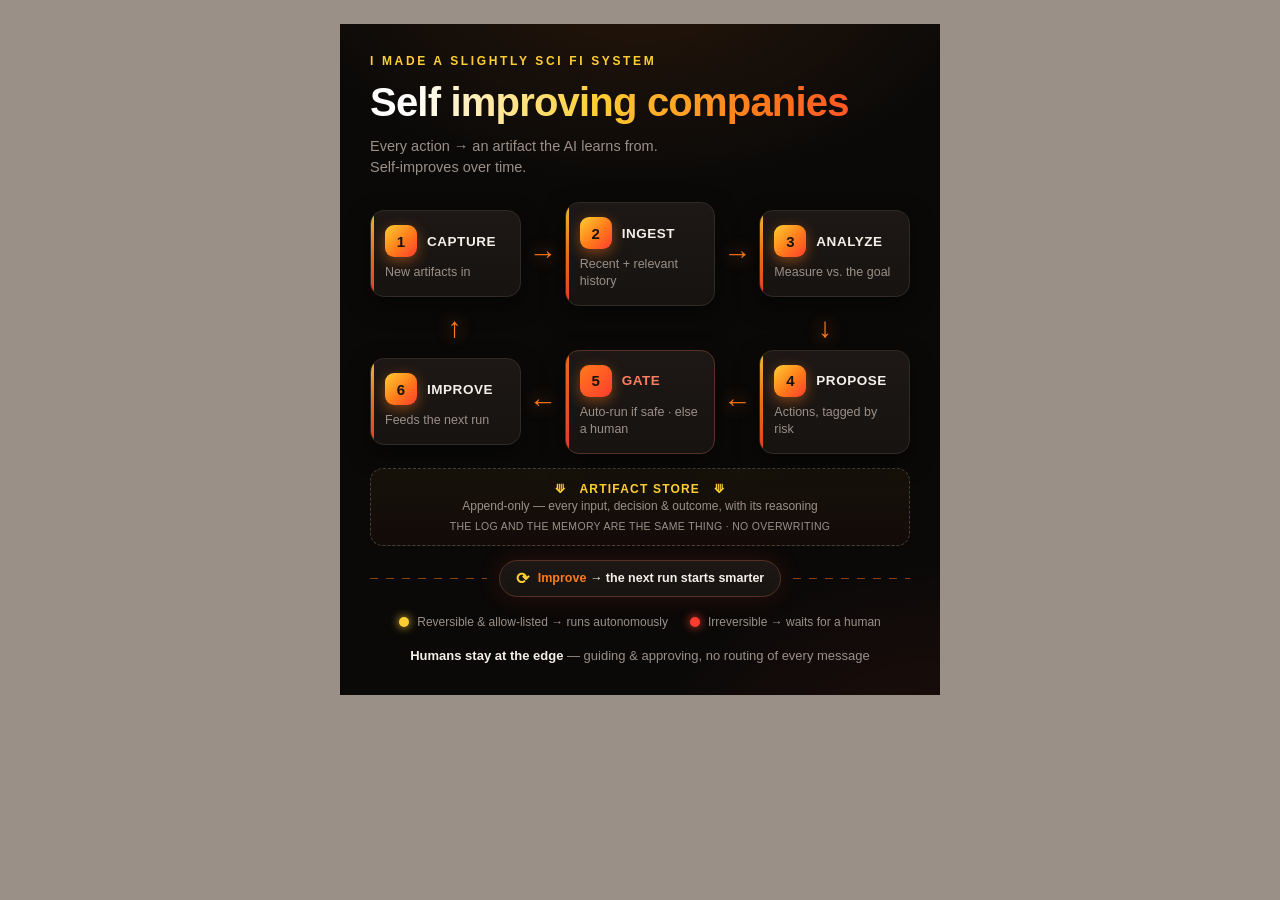
<file: tasks/linkedin-diagram.html>
<!DOCTYPE html>
<html lang="en">
<head>
<meta charset="UTF-8">
<meta name="viewport" content="width=device-width, initial-scale=1.0">
<title>The Self-Improving Closed Loop</title>
<style>
  :root{
    --bg:#9a9088; --frame:#0a0908; --panel:#161311; --panel2:#1d1816; --border:#322b25;
    --grey:#9a9088; --grey-dim:#6f675f;
    --orange:#ff7a1a; --red:#ff3d2e; --yellow:#ffce33; --text:#f4efe7;
  }
  *{box-sizing:border-box;margin:0;padding:0}
  body{
    background:var(--bg);
    color:var(--text);
    font-family:-apple-system,BlinkMacSystemFont,"Segoe UI",Roboto,Helvetica,Arial,sans-serif;
    -webkit-font-smoothing:antialiased;
    padding:24px 12px;
    min-height:100vh;
  }
  /* the whole diagram is a 600px frame; content sits inside, inset by the padding */
  .wrap{
    max-width:600px;margin:0 auto;padding:30px;
    background:
      radial-gradient(600px 360px at 50% -8%, rgba(255,122,26,.12), transparent 60%),
      radial-gradient(500px 340px at 100% 110%, rgba(255,61,46,.09), transparent 60%),
      var(--frame);
  }

  .kicker{
    font-size:12px;letter-spacing:.22em;text-transform:uppercase;
    color:var(--yellow);font-weight:700;margin-bottom:10px;
  }
  h1{
    font-size:clamp(28px,7vw,40px);line-height:1.2;font-weight:800;letter-spacing:-.02em;
    background:linear-gradient(100deg,#fff 8%,var(--yellow) 42%,var(--orange) 72%,var(--red));
    -webkit-background-clip:text;background-clip:text;color:transparent;
    margin-bottom:10px;
  }
  .sub{color:var(--grey);font-size:14.5px;line-height:1.45}

  /* ---- snake flow: 1→2→3 ↓ 4←5←6, arrows between ---- */
  .flow{margin-top:24px;display:flex;flex-direction:column;gap:8px}
  .row{display:grid;grid-template-columns:1fr auto 1fr auto 1fr;align-items:center;gap:8px}
  .midrow{display:grid;grid-template-columns:1fr auto 1fr auto 1fr;align-items:center;gap:8px}
  .arrow{
    text-align:center;color:var(--orange);font-size:28px;font-weight:900;line-height:1;
    text-shadow:0 0 16px rgba(255,122,26,.85);
  }
  .turn{grid-column:5}
  .back{grid-column:1}
  .step{
    position:relative;display:flex;flex-direction:column;gap:7px;
    background:linear-gradient(180deg,var(--panel2),var(--panel));
    border:1px solid var(--border);border-radius:14px;padding:14px 14px 15px;
    box-shadow:0 8px 22px rgba(0,0,0,.5);overflow:hidden;
  }
  .step::before{
    content:"";position:absolute;inset:0 auto 0 0;width:3px;
    background:linear-gradient(180deg,var(--yellow),var(--orange),var(--red));opacity:.9;
  }
  .head{display:flex;align-items:center;gap:10px}
  .badge{
    flex:0 0 auto;width:32px;height:32px;border-radius:9px;
    display:flex;align-items:center;justify-content:center;
    font-weight:800;font-size:15px;color:#1a1208;
    background:linear-gradient(135deg,var(--yellow),var(--orange) 55%,var(--red));
    box-shadow:0 4px 14px rgba(255,122,26,.45);
  }
  .step h3{font-size:13.5px;letter-spacing:.04em;font-weight:800;text-transform:uppercase}
  .step p{font-size:12.5px;line-height:1.35;color:var(--grey)}

  .step.gate{border-color:#5a3128}
  .step.gate::before{background:linear-gradient(180deg,var(--orange),var(--red))}
  .step.gate h3{color:#ff7e5f}
  .step.gate .badge{background:linear-gradient(135deg,var(--orange),var(--red))}

  /* ---- artifact store band ---- */
  .store{
    margin-top:14px;border:1px dashed #4a3f36;border-radius:13px;
    background:linear-gradient(180deg,rgba(255,206,51,.05),rgba(255,61,46,.04));
    padding:13px 16px;text-align:center;
  }
  .store .t{font-weight:800;letter-spacing:.1em;text-transform:uppercase;font-size:12px;color:var(--yellow)}
  .store .d{color:var(--grey);font-size:12px;margin-top:3px}
  .store .comment{color:var(--grey);font-size:10.5px;margin-top:7px;letter-spacing:.03em}

  /* ---- loop back ---- */
  .loopback{display:flex;align-items:center;justify-content:center;gap:12px;margin-top:14px}
  .loopback .line{flex:1;height:1px;background:repeating-linear-gradient(90deg,var(--orange) 0 8px,transparent 8px 16px);opacity:.5}
  .loopback .pill{
    display:inline-flex;align-items:center;gap:9px;flex:0 0 auto;
    border:1px solid #5a3128;border-radius:999px;padding:8px 16px;
    background:linear-gradient(180deg,var(--panel2),var(--panel));
    color:var(--text);font-size:12.5px;font-weight:600;
    box-shadow:0 0 26px rgba(255,61,46,.14);
  }
  .loopback .pill b{color:var(--orange)}
  .loopback .cyc{font-size:16px;color:var(--yellow)}

  /* ---- legend ---- */
  .legend{display:flex;flex-wrap:wrap;justify-content:center;gap:8px 22px;margin-top:18px}
  .legend div{display:flex;align-items:center;gap:8px;color:var(--grey);font-size:12px}
  .point{width:10px;height:10px;border-radius:50%;flex:0 0 auto}
  .point.y{background:var(--yellow);box-shadow:0 0 10px var(--yellow)}
  .point.r{background:var(--red);box-shadow:0 0 10px var(--red)}

  .foo{margin-top:18px;text-align:center;color:var(--grey);font-size:13px;line-height:1.45}
  .foo b{color:var(--text);font-weight:800}
</style>
</head>
<body>
  <div class="wrap">
    <div class="kicker">I made a slightly sci fi system</div>
    <h1>Self improving companies</h1>
    <p class="sub">Every action → an artifact the AI learns from.<br>Self-improves over time.</p>

    <div class="flow">
      <div class="row">
        <div class="step"><div class="head"><span class="badge">1</span><h3>Capture</h3></div><p>New artifacts in</p></div>
        <span class="arrow">→</span>
        <div class="step"><div class="head"><span class="badge">2</span><h3>Ingest</h3></div><p>Recent + relevant history</p></div>
        <span class="arrow">→</span>
        <div class="step"><div class="head"><span class="badge">3</span><h3>Analyze</h3></div><p>Measure vs. the goal</p></div>
      </div>
      <div class="midrow"><span class="arrow back" title="Improve feeds the next Capture">↑</span><span class="arrow turn">↓</span></div>
      <div class="row">
        <div class="step"><div class="head"><span class="badge">6</span><h3>Improve</h3></div><p>Feeds the next run</p></div>
        <span class="arrow">←</span>
        <div class="step gate"><div class="head"><span class="badge">5</span><h3>Gate</h3></div><p>Auto-run if safe · else a human</p></div>
        <span class="arrow">←</span>
        <div class="step"><div class="head"><span class="badge">4</span><h3>Propose</h3></div><p>Actions, tagged by risk</p></div>
      </div>
    </div>

    <div class="store">
      <div class="t">⟱ &nbsp; Artifact Store &nbsp; ⟱</div>
      <div class="d">Append-only — every input, decision &amp; outcome, with its reasoning</div>
      <div class="comment">THE LOG AND THE MEMORY ARE THE SAME THING · NO OVERWRITING</div>
    </div>

    <div class="loopback">
      <span class="line"></span>
      <span class="pill"><span class="cyc">⟳</span> <span><b>Improve</b> → the next run starts smarter</span></span>
      <span class="line"></span>
    </div>

    <div class="legend">
      <div><span class="point y"></span> Reversible &amp; allow-listed → runs autonomously</div>
      <div><span class="point r"></span> Irreversible → waits for a human</div>
    </div>

    <div class="foo"><b>Humans stay at the edge</b> — guiding &amp; approving, no routing of every message</div>
  </div>
</body>
</html>
</file>
<file: domains/website/data/site/style.css>
/* seed stylesheet — intentionally minimal; the loop develops it */

:root { color-scheme: dark; }

body {
  margin: 0;
  font-family: system-ui, sans-serif;
  background: #141414;
  color: #eee;
}

main {
  max-width: 60rem;
  margin: 0 auto;
  padding: 2rem 1rem;
}

a { color: #e8a33d; }
</file>
